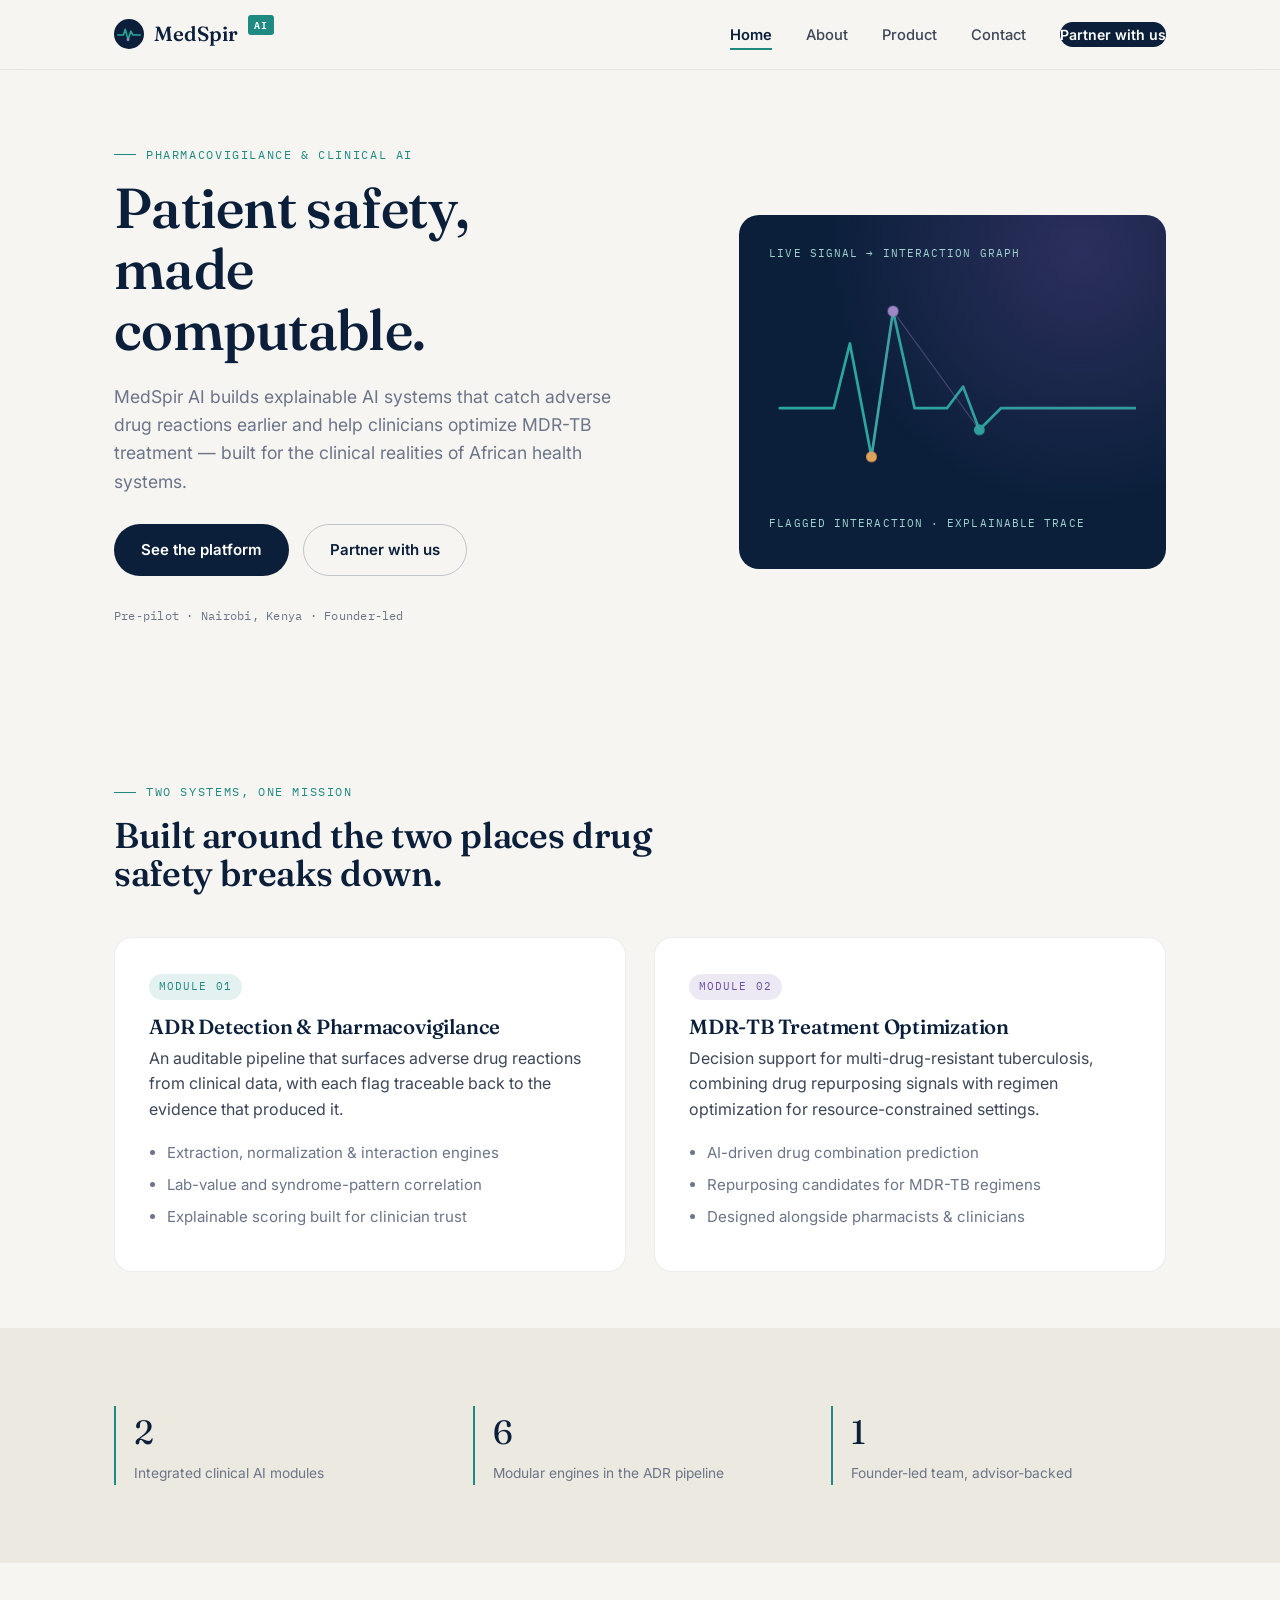
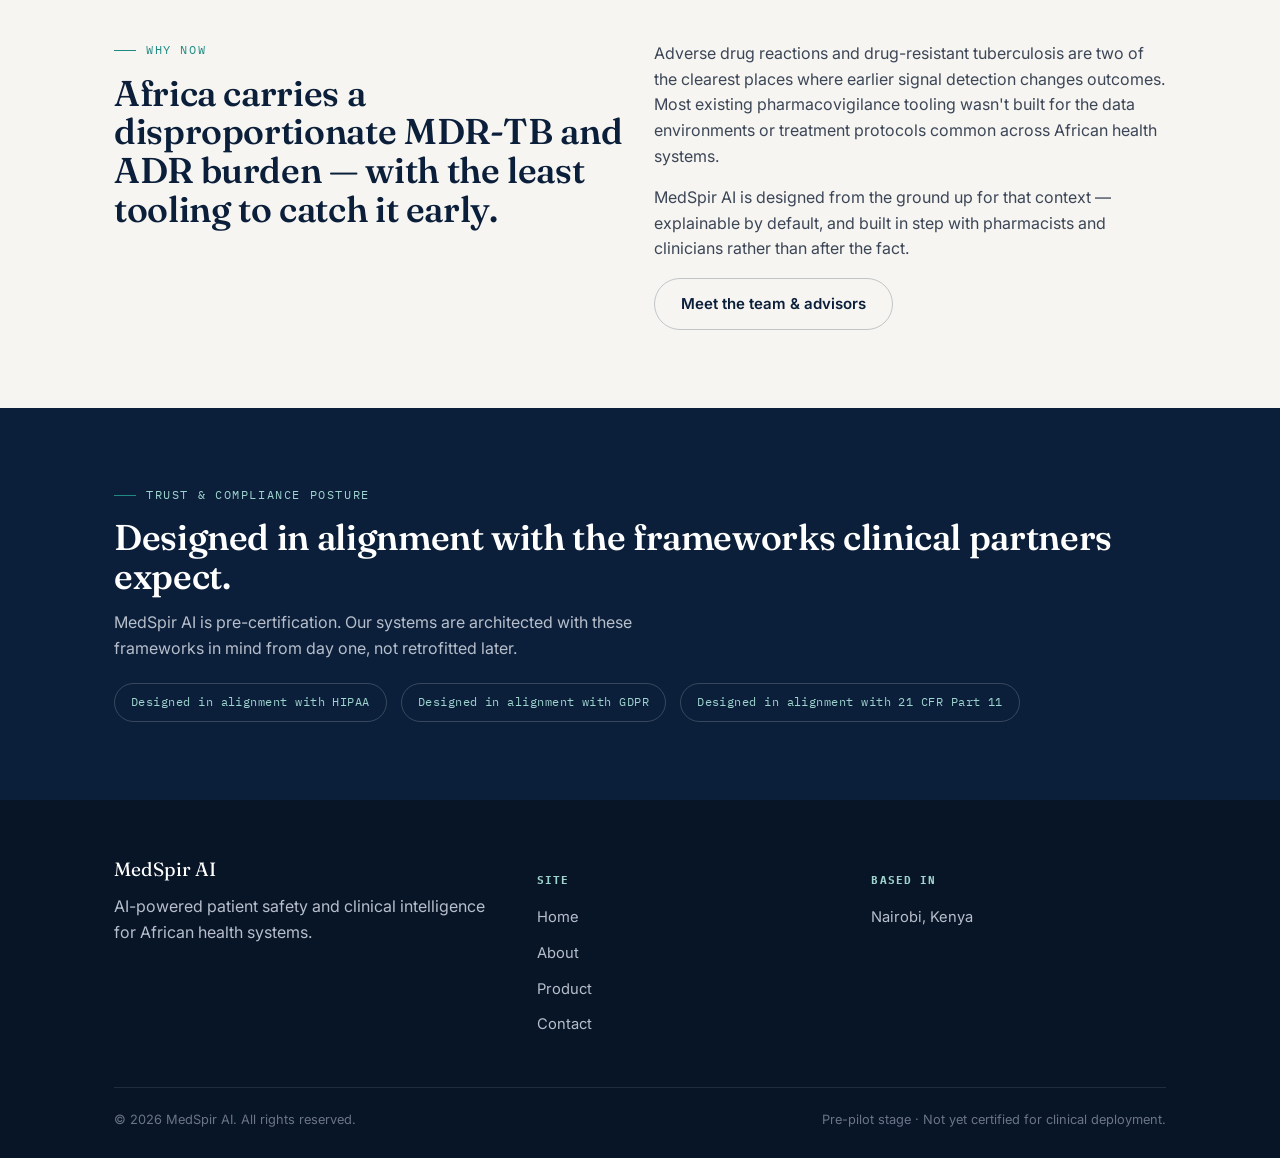
<file: index.html>
<!DOCTYPE html>
<html lang="en">
<head>
<meta charset="UTF-8">
<meta name="viewport" content="width=device-width, initial-scale=1.0">
<title>MedSpir AI | AI-Powered Patient Safety &amp; Clinical Intelligence</title>
<meta name="description" content="MedSpir AI develops AI-powered solutions for pharmacovigilance, adverse drug reaction detection, antimicrobial resistance, and clinical decision support across Africa.">
<meta property="og:title" content="MedSpir AI | AI-Powered Patient Safety &amp; Clinical Intelligence">
<meta property="og:description" content="MedSpir AI develops AI-powered solutions for pharmacovigilance, adverse drug reaction detection, antimicrobial resistance, and clinical decision support across Africa.">
<meta property="og:type" content="website">
<meta name="twitter:card" content="summary_large_image">
<link rel="icon" type="image/svg+xml" href="favicon.svg">
<link rel="icon" type="image/png" sizes="32x32" href="favicon-32.png">
<link rel="apple-touch-icon" href="favicon-180.png">
<link rel="stylesheet" href="styles.css">
</head>
<body>

<header class="site-header">
  <div class="nav-row">
    <a href="index.html" class="brand">
      <svg viewBox="0 0 64 64" aria-hidden="true"><circle cx="32" cy="32" r="32" fill="#0B1F3A"/><path d="M8 34 L20 34 L24 22 L30 44 L36 26 L40 34 L56 34" fill="none" stroke="#2AA89E" stroke-width="3.4" stroke-linecap="round" stroke-linejoin="round"/><circle cx="30" cy="44" r="3" fill="#A38DCB"/></svg>
      MedSpir <span class="ai-tag">AI</span>
    </a>
    <button class="nav-toggle" aria-label="Toggle navigation" aria-expanded="false">
      <span></span><span></span><span></span>
    </button>
    <ul class="nav-links">
      <li><a href="index.html" aria-current="page">Home</a></li>
      <li><a href="about.html">About</a></li>
      <li><a href="product.html">Product</a></li>
      <li><a href="contact.html">Contact</a></li>
      <li><a href="contact.html" class="nav-cta">Partner with us</a></li>
    </ul>
  </div>
</header>

<main>
  <section class="hero">
    <div class="wrap hero-grid">
      <div>
        <p class="eyebrow">Pharmacovigilance &amp; clinical AI</p>
        <h1>Patient safety, made computable.</h1>
        <p class="hero-sub">MedSpir AI builds explainable AI systems that catch adverse drug reactions earlier and help clinicians optimize MDR-TB treatment &mdash; built for the clinical realities of African health systems.</p>
        <div class="hero-actions">
          <a href="product.html" class="btn btn-primary">See the platform</a>
          <a href="contact.html" class="btn btn-ghost">Partner with us</a>
        </div>
        <p class="hero-note">Pre-pilot &middot; Nairobi, Kenya &middot; Founder-led</p>
      </div>
      <div class="signal-panel reveal">
        <p class="signal-caption">Live signal &rarr; interaction graph</p>
        <svg viewBox="0 0 340 220" width="100%">
          <path class="signal-path" d="M10 130 L60 130 L75 70 L95 175 L115 40 L135 130 L165 130 L180 110 L195 150 L215 130 L340 130"
                fill="none" stroke="#2AA89E" stroke-width="2.5" stroke-linecap="round" stroke-linejoin="round"/>
          <circle class="signal-node" cx="95" cy="175" r="5" fill="#E0A458" style="animation-delay:1.6s"/>
          <circle class="signal-node" cx="115" cy="40" r="5" fill="#A38DCB" style="animation-delay:1.9s"/>
          <circle class="signal-node" cx="195" cy="150" r="5" fill="#2AA89E" style="animation-delay:2.2s"/>
          <line class="signal-node" x1="95" y1="175" x2="115" y2="40" stroke="rgba(163,141,203,0.4)" stroke-width="1" style="animation-delay:2s"/>
          <line class="signal-node" x1="115" y1="40" x2="195" y2="150" stroke="rgba(163,141,203,0.4)" stroke-width="1" style="animation-delay:2.3s"/>
        </svg>
        <p class="signal-caption" style="margin-top:10px;">flagged interaction &middot; explainable trace</p>
      </div>
    </div>
  </section>

  <section class="section-tight">
    <div class="wrap">
      <div class="section-head reveal">
        <p class="eyebrow">Two systems, one mission</p>
        <h2>Built around the two places drug safety breaks down.</h2>
      </div>
      <div class="grid-2">
        <div class="module-card reveal">
          <span class="tag tag-teal">Module 01</span>
          <h3>ADR Detection &amp; Pharmacovigilance</h3>
          <p>An auditable pipeline that surfaces adverse drug reactions from clinical data, with each flag traceable back to the evidence that produced it.</p>
          <ul>
            <li>Extraction, normalization &amp; interaction engines</li>
            <li>Lab-value and syndrome-pattern correlation</li>
            <li>Explainable scoring built for clinician trust</li>
          </ul>
        </div>
        <div class="module-card reveal">
          <span class="tag tag-violet">Module 02</span>
          <h3>MDR-TB Treatment Optimization</h3>
          <p>Decision support for multi-drug-resistant tuberculosis, combining drug repurposing signals with regimen optimization for resource-constrained settings.</p>
          <ul>
            <li>AI-driven drug combination prediction</li>
            <li>Repurposing candidates for MDR-TB regimens</li>
            <li>Designed alongside pharmacists &amp; clinicians</li>
          </ul>
        </div>
      </div>
    </div>
  </section>

  <section class="dim">
    <div class="wrap">
      <div class="grid-3">
        <div class="stat-card reveal">
          <span class="num">2</span>
          <span class="lbl">Integrated clinical AI modules</span>
        </div>
        <div class="stat-card reveal">
          <span class="num">6</span>
          <span class="lbl">Modular engines in the ADR pipeline</span>
        </div>
        <div class="stat-card reveal">
          <span class="num">1</span>
          <span class="lbl">Founder-led team, advisor-backed</span>
        </div>
      </div>
    </div>
  </section>

  <section>
    <div class="wrap grid-2">
      <div class="reveal">
        <p class="eyebrow">Why now</p>
        <h2>Africa carries a disproportionate MDR-TB and ADR burden &mdash; with the least tooling to catch it early.</h2>
      </div>
      <div class="reveal">
        <p>Adverse drug reactions and drug-resistant tuberculosis are two of the clearest places where earlier signal detection changes outcomes. Most existing pharmacovigilance tooling wasn't built for the data environments or treatment protocols common across African health systems.</p>
        <p>MedSpir AI is designed from the ground up for that context &mdash; explainable by default, and built in step with pharmacists and clinicians rather than after the fact.</p>
        <a href="about.html" class="btn btn-ghost">Meet the team &amp; advisors</a>
      </div>
    </div>
  </section>

  <section class="dark">
    <div class="wrap">
      <p class="eyebrow">Trust &amp; compliance posture</p>
      <h2>Designed in alignment with the frameworks clinical partners expect.</h2>
      <p style="max-width:56ch;">MedSpir AI is pre-certification. Our systems are architected with these frameworks in mind from day one, not retrofitted later.</p>
      <div class="trust-strip">
        <span class="trust-badge">Designed in alignment with HIPAA</span>
        <span class="trust-badge">Designed in alignment with GDPR</span>
        <span class="trust-badge">Designed in alignment with 21 CFR Part 11</span>
      </div>
    </div>
  </section>
</main>

<footer>
  <div class="wrap">
    <div class="footer-grid">
      <div>
        <p class="footer-brand">MedSpir AI</p>
        <p>AI-powered patient safety and clinical intelligence for African health systems.</p>
      </div>
      <div>
        <h5>Site</h5>
        <ul>
          <li><a href="index.html">Home</a></li>
          <li><a href="about.html">About</a></li>
          <li><a href="product.html">Product</a></li>
          <li><a href="contact.html">Contact</a></li>
        </ul>
      </div>
      <div>
        <h5>Based in</h5>
        <ul><li><a href="#">Nairobi, Kenya</a></li></ul>
      </div>
    </div>
    <div class="footer-bottom">
      <span>&copy; <span data-year>2026</span> MedSpir AI. All rights reserved.</span>
      <span>Pre-pilot stage &middot; Not yet certified for clinical deployment.</span>
    </div>
  </div>
</footer>

<script src="script.js"></script>
</body>
</html>
</file>
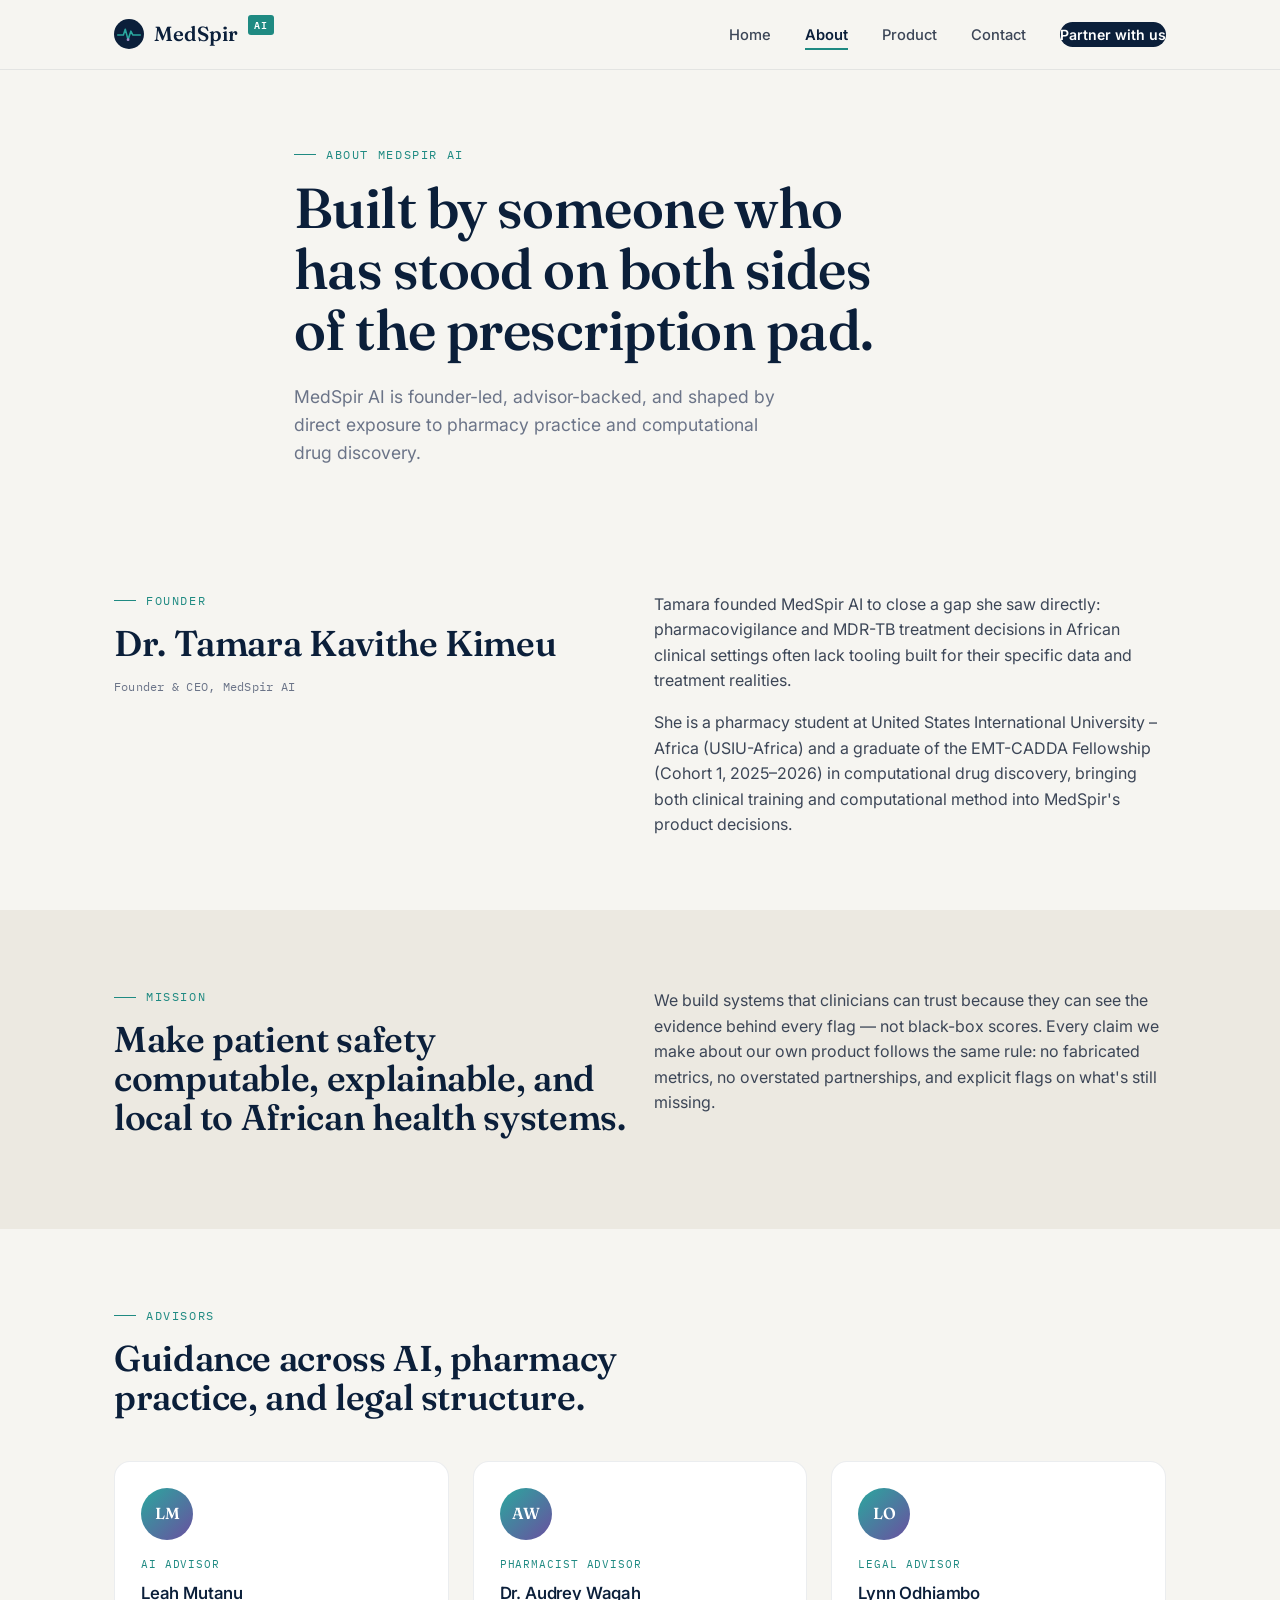
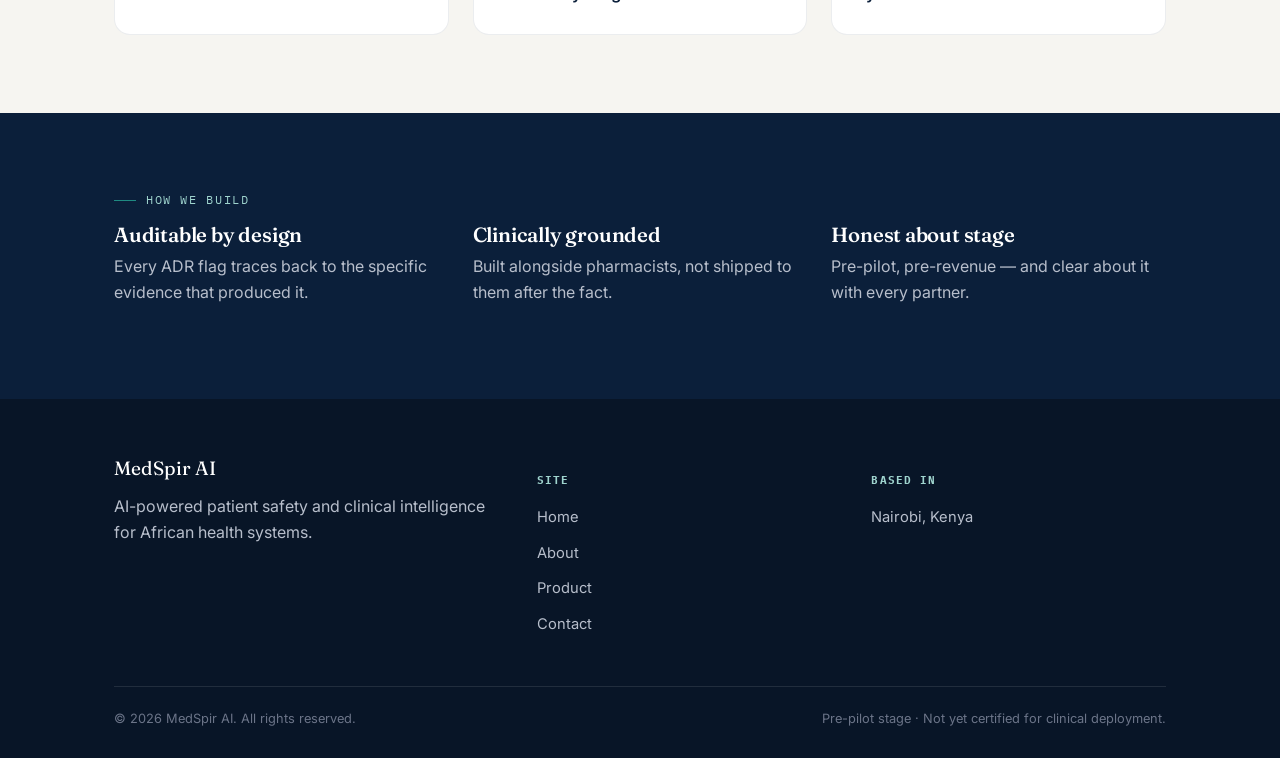
<file: about.html>
<!DOCTYPE html>
<html lang="en">
<head>
<meta charset="UTF-8">
<meta name="viewport" content="width=device-width, initial-scale=1.0">
<title>About | MedSpir AI</title>
<meta name="description" content="MedSpir AI is a founder-led health AI startup based in Nairobi, Kenya, building explainable AI for pharmacovigilance and MDR-TB treatment optimization.">
<link rel="icon" type="image/svg+xml" href="favicon.svg">
<link rel="icon" type="image/png" sizes="32x32" href="favicon-32.png">
<link rel="apple-touch-icon" href="favicon-180.png">
<link rel="stylesheet" href="styles.css">
</head>
<body>

<header class="site-header">
  <div class="nav-row">
    <a href="index.html" class="brand">
      <svg viewBox="0 0 64 64" aria-hidden="true"><circle cx="32" cy="32" r="32" fill="#0B1F3A"/><path d="M8 34 L20 34 L24 22 L30 44 L36 26 L40 34 L56 34" fill="none" stroke="#2AA89E" stroke-width="3.4" stroke-linecap="round" stroke-linejoin="round"/><circle cx="30" cy="44" r="3" fill="#A38DCB"/></svg>
      MedSpir <span class="ai-tag">AI</span>
    </a>
    <button class="nav-toggle" aria-label="Toggle navigation" aria-expanded="false">
      <span></span><span></span><span></span>
    </button>
    <ul class="nav-links">
      <li><a href="index.html">Home</a></li>
      <li><a href="about.html" aria-current="page">About</a></li>
      <li><a href="product.html">Product</a></li>
      <li><a href="contact.html">Contact</a></li>
      <li><a href="contact.html" class="nav-cta">Partner with us</a></li>
    </ul>
  </div>
</header>

<main>
  <section class="hero" style="padding-bottom:40px;">
    <div class="wrap" style="max-width:820px;">
      <p class="eyebrow">About MedSpir AI</p>
      <h1 style="max-width:16ch;">Built by someone who has stood on both sides of the prescription pad.</h1>
      <p class="hero-sub">MedSpir AI is founder-led, advisor-backed, and shaped by direct exposure to pharmacy practice and computational drug discovery.</p>
    </div>
  </section>

  <section class="section-tight">
    <div class="wrap grid-2">
      <div class="reveal">
        <p class="eyebrow">Founder</p>
        <h2>Dr. Tamara Kavithe Kimeu</h2>
        <p class="hero-note" style="margin-bottom:14px;">Founder &amp; CEO, MedSpir AI</p>
      </div>
      <div class="reveal">
        <p>Tamara founded MedSpir AI to close a gap she saw directly: pharmacovigilance and MDR-TB treatment decisions in African clinical settings often lack tooling built for their specific data and treatment realities.</p>
        <p>She is a pharmacy student at United States International University &ndash; Africa (USIU-Africa) and a graduate of the EMT-CADDA Fellowship (Cohort 1, 2025&ndash;2026) in computational drug discovery, bringing both clinical training and computational method into MedSpir's product decisions.</p>
      </div>
    </div>
  </section>

  <section class="dim">
    <div class="wrap grid-2">
      <div class="reveal">
        <p class="eyebrow">Mission</p>
        <h2>Make patient safety computable, explainable, and local to African health systems.</h2>
      </div>
      <div class="reveal">
        <p>We build systems that clinicians can trust because they can see the evidence behind every flag &mdash; not black-box scores. Every claim we make about our own product follows the same rule: no fabricated metrics, no overstated partnerships, and explicit flags on what's still missing.</p>
      </div>
    </div>
  </section>

  <section>
    <div class="wrap">
      <div class="section-head reveal">
        <p class="eyebrow">Advisors</p>
        <h2>Guidance across AI, pharmacy practice, and legal structure.</h2>
      </div>
      <div class="people-grid">
        <div class="person-card reveal">
          <div class="person-avatar">LM</div>
          <p class="person-role">AI Advisor</p>
          <h3 style="font-family:var(--body); font-size:1.05rem;">Leah Mutanu</h3>
        </div>
        <div class="person-card reveal">
          <div class="person-avatar">AW</div>
          <p class="person-role">Pharmacist Advisor</p>
          <h3 style="font-family:var(--body); font-size:1.05rem;">Dr. Audrey Wagah</h3>
        </div>
        <div class="person-card reveal">
          <div class="person-avatar">LO</div>
          <p class="person-role">Legal Advisor</p>
          <h3 style="font-family:var(--body); font-size:1.05rem;">Lynn Odhiambo</h3>
        </div>
      </div>
    </div>
  </section>

  <section class="dark">
    <div class="wrap" style="text-align:left;">
      <p class="eyebrow">How we build</p>
      <div class="grid-3">
        <div class="reveal">
          <h3>Auditable by design</h3>
          <p>Every ADR flag traces back to the specific evidence that produced it.</p>
        </div>
        <div class="reveal">
          <h3>Clinically grounded</h3>
          <p>Built alongside pharmacists, not shipped to them after the fact.</p>
        </div>
        <div class="reveal">
          <h3>Honest about stage</h3>
          <p>Pre-pilot, pre-revenue &mdash; and clear about it with every partner.</p>
        </div>
      </div>
    </div>
  </section>
</main>

<footer>
  <div class="wrap">
    <div class="footer-grid">
      <div>
        <p class="footer-brand">MedSpir AI</p>
        <p>AI-powered patient safety and clinical intelligence for African health systems.</p>
      </div>
      <div>
        <h5>Site</h5>
        <ul>
          <li><a href="index.html">Home</a></li>
          <li><a href="about.html">About</a></li>
          <li><a href="product.html">Product</a></li>
          <li><a href="contact.html">Contact</a></li>
        </ul>
      </div>
      <div>
        <h5>Based in</h5>
        <ul><li><a href="#">Nairobi, Kenya</a></li></ul>
      </div>
    </div>
    <div class="footer-bottom">
      <span>&copy; <span data-year>2026</span> MedSpir AI. All rights reserved.</span>
      <span>Pre-pilot stage &middot; Not yet certified for clinical deployment.</span>
    </div>
  </div>
</footer>

<script src="script.js"></script>
</body>
</html>
</file>
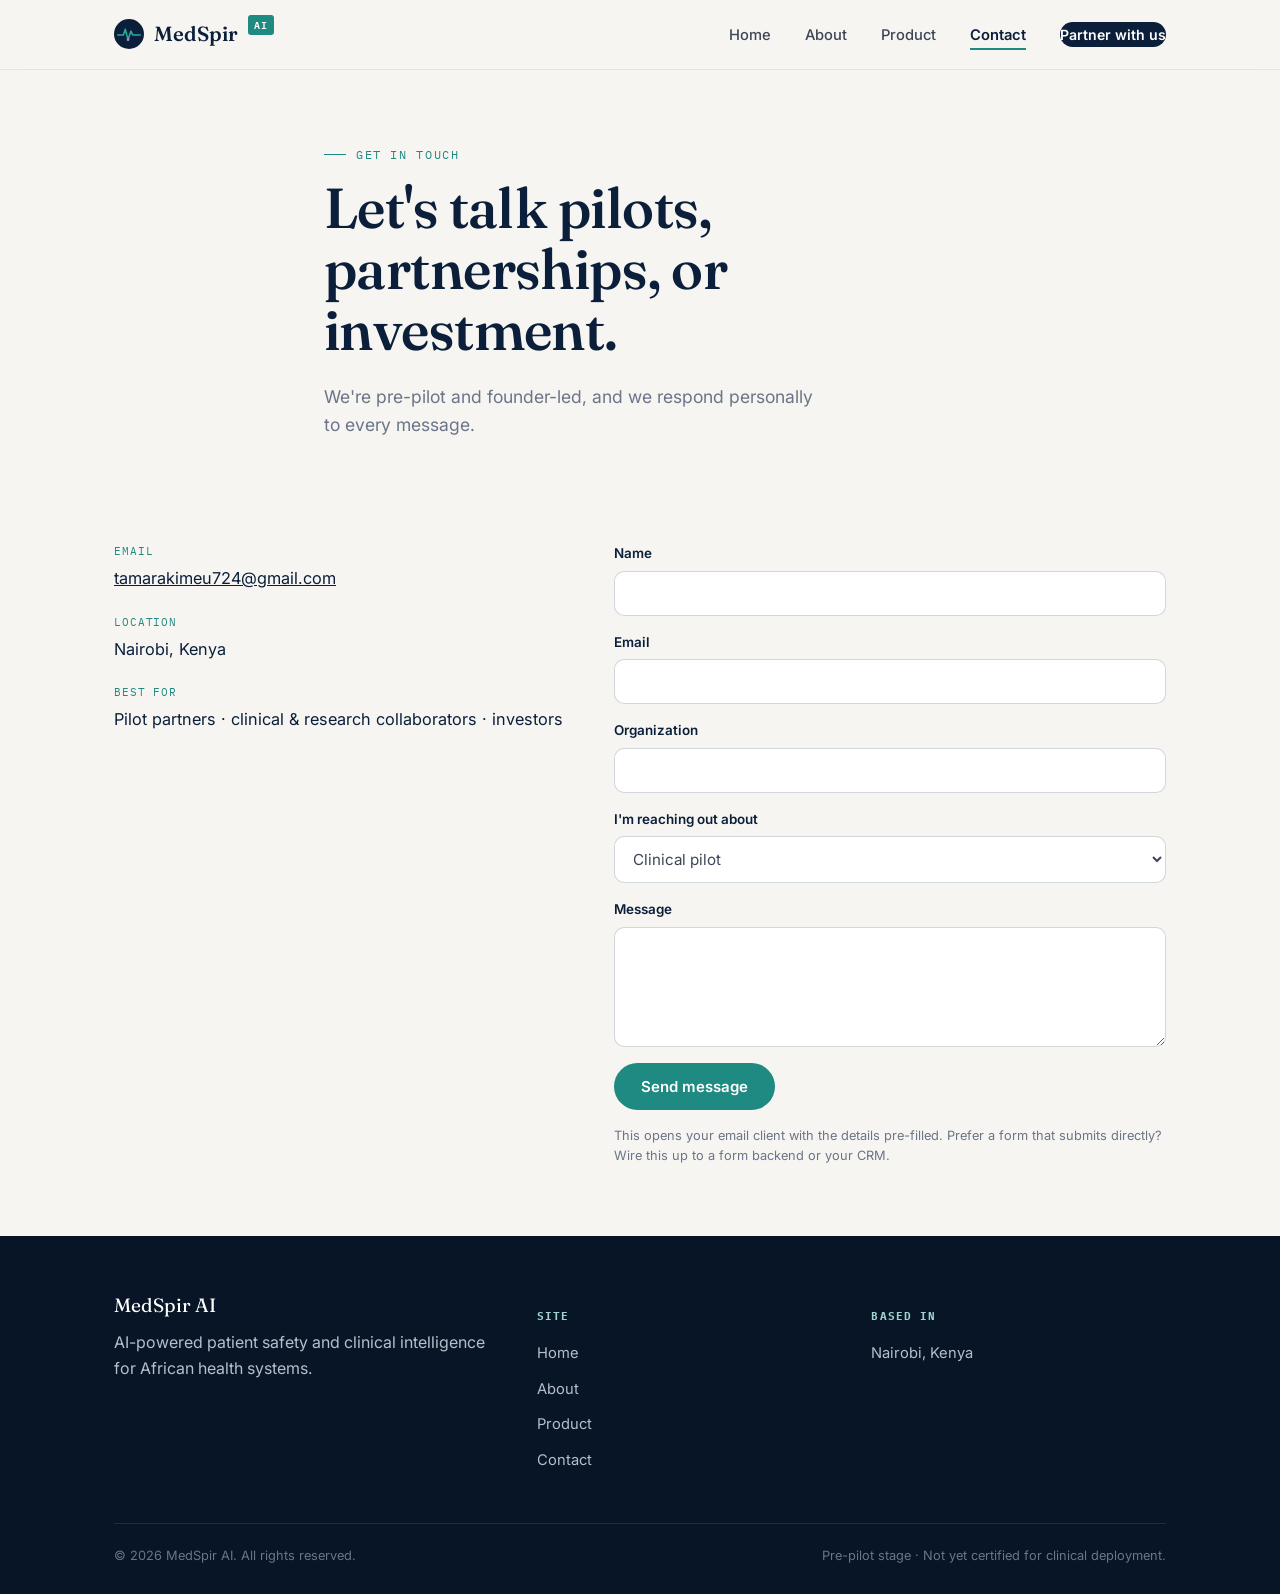
<file: contact.html>
<!DOCTYPE html>
<html lang="en">
<head>
<meta charset="UTF-8">
<meta name="viewport" content="width=device-width, initial-scale=1.0">
<title>Contact | MedSpir AI</title>
<meta name="description" content="Get in touch with MedSpir AI to discuss pilots, partnerships, or investment in our pharmacovigilance and MDR-TB treatment optimization platform.">
<link rel="icon" type="image/svg+xml" href="favicon.svg">
<link rel="icon" type="image/png" sizes="32x32" href="favicon-32.png">
<link rel="apple-touch-icon" href="favicon-180.png">
<link rel="stylesheet" href="styles.css">
</head>
<body>

<header class="site-header">
  <div class="nav-row">
    <a href="index.html" class="brand">
      <svg viewBox="0 0 64 64" aria-hidden="true"><circle cx="32" cy="32" r="32" fill="#0B1F3A"/><path d="M8 34 L20 34 L24 22 L30 44 L36 26 L40 34 L56 34" fill="none" stroke="#2AA89E" stroke-width="3.4" stroke-linecap="round" stroke-linejoin="round"/><circle cx="30" cy="44" r="3" fill="#A38DCB"/></svg>
      MedSpir <span class="ai-tag">AI</span>
    </a>
    <button class="nav-toggle" aria-label="Toggle navigation" aria-expanded="false">
      <span></span><span></span><span></span>
    </button>
    <ul class="nav-links">
      <li><a href="index.html">Home</a></li>
      <li><a href="about.html">About</a></li>
      <li><a href="product.html">Product</a></li>
      <li><a href="contact.html" aria-current="page">Contact</a></li>
      <li><a href="contact.html" class="nav-cta">Partner with us</a></li>
    </ul>
  </div>
</header>

<main>
  <section class="hero" style="padding-bottom:20px;">
    <div class="wrap" style="max-width:760px;">
      <p class="eyebrow">Get in touch</p>
      <h1 style="max-width:16ch;">Let's talk pilots, partnerships, or investment.</h1>
      <p class="hero-sub">We're pre-pilot and founder-led, and we respond personally to every message.</p>
    </div>
  </section>

  <section class="section-tight">
    <div class="wrap contact-grid">
      <div class="reveal">
        <div class="contact-detail">
          <span class="lbl">Email</span>
          <a href="mailto:tamarakimeu724@gmail.com">tamarakimeu724@gmail.com</a>
        </div>
        <div class="contact-detail">
          <span class="lbl">Location</span>
          <span>Nairobi, Kenya</span>
        </div>
        <div class="contact-detail">
          <span class="lbl">Best for</span>
          <span>Pilot partners &middot; clinical &amp; research collaborators &middot; investors</span>
        </div>
      </div>

      <form class="contact-form reveal" action="mailto:tamarakimeu724@gmail.com" method="post" enctype="text/plain">
        <div class="field">
          <label for="name">Name</label>
          <input id="name" name="name" type="text" required>
        </div>
        <div class="field">
          <label for="email">Email</label>
          <input id="email" name="email" type="email" required>
        </div>
        <div class="field">
          <label for="org">Organization</label>
          <input id="org" name="org" type="text">
        </div>
        <div class="field">
          <label for="reason">I'm reaching out about</label>
          <select id="reason" name="reason">
            <option>Clinical pilot</option>
            <option>Research collaboration</option>
            <option>Investment</option>
            <option>Media / press</option>
            <option>Other</option>
          </select>
        </div>
        <div class="field">
          <label for="message">Message</label>
          <textarea id="message" name="message" required></textarea>
        </div>
        <button type="submit" class="btn btn-teal" style="justify-self:start;">Send message</button>
        <p class="form-note">This opens your email client with the details pre-filled. Prefer a form that submits directly? Wire this up to a form backend or your CRM.</p>
      </form>
    </div>
  </section>
</main>

<footer>
  <div class="wrap">
    <div class="footer-grid">
      <div>
        <p class="footer-brand">MedSpir AI</p>
        <p>AI-powered patient safety and clinical intelligence for African health systems.</p>
      </div>
      <div>
        <h5>Site</h5>
        <ul>
          <li><a href="index.html">Home</a></li>
          <li><a href="about.html">About</a></li>
          <li><a href="product.html">Product</a></li>
          <li><a href="contact.html">Contact</a></li>
        </ul>
      </div>
      <div>
        <h5>Based in</h5>
        <ul><li><a href="#">Nairobi, Kenya</a></li></ul>
      </div>
    </div>
    <div class="footer-bottom">
      <span>&copy; <span data-year>2026</span> MedSpir AI. All rights reserved.</span>
      <span>Pre-pilot stage &middot; Not yet certified for clinical deployment.</span>
    </div>
  </div>
</footer>

<script src="script.js"></script>
</body>
</html>
</file>
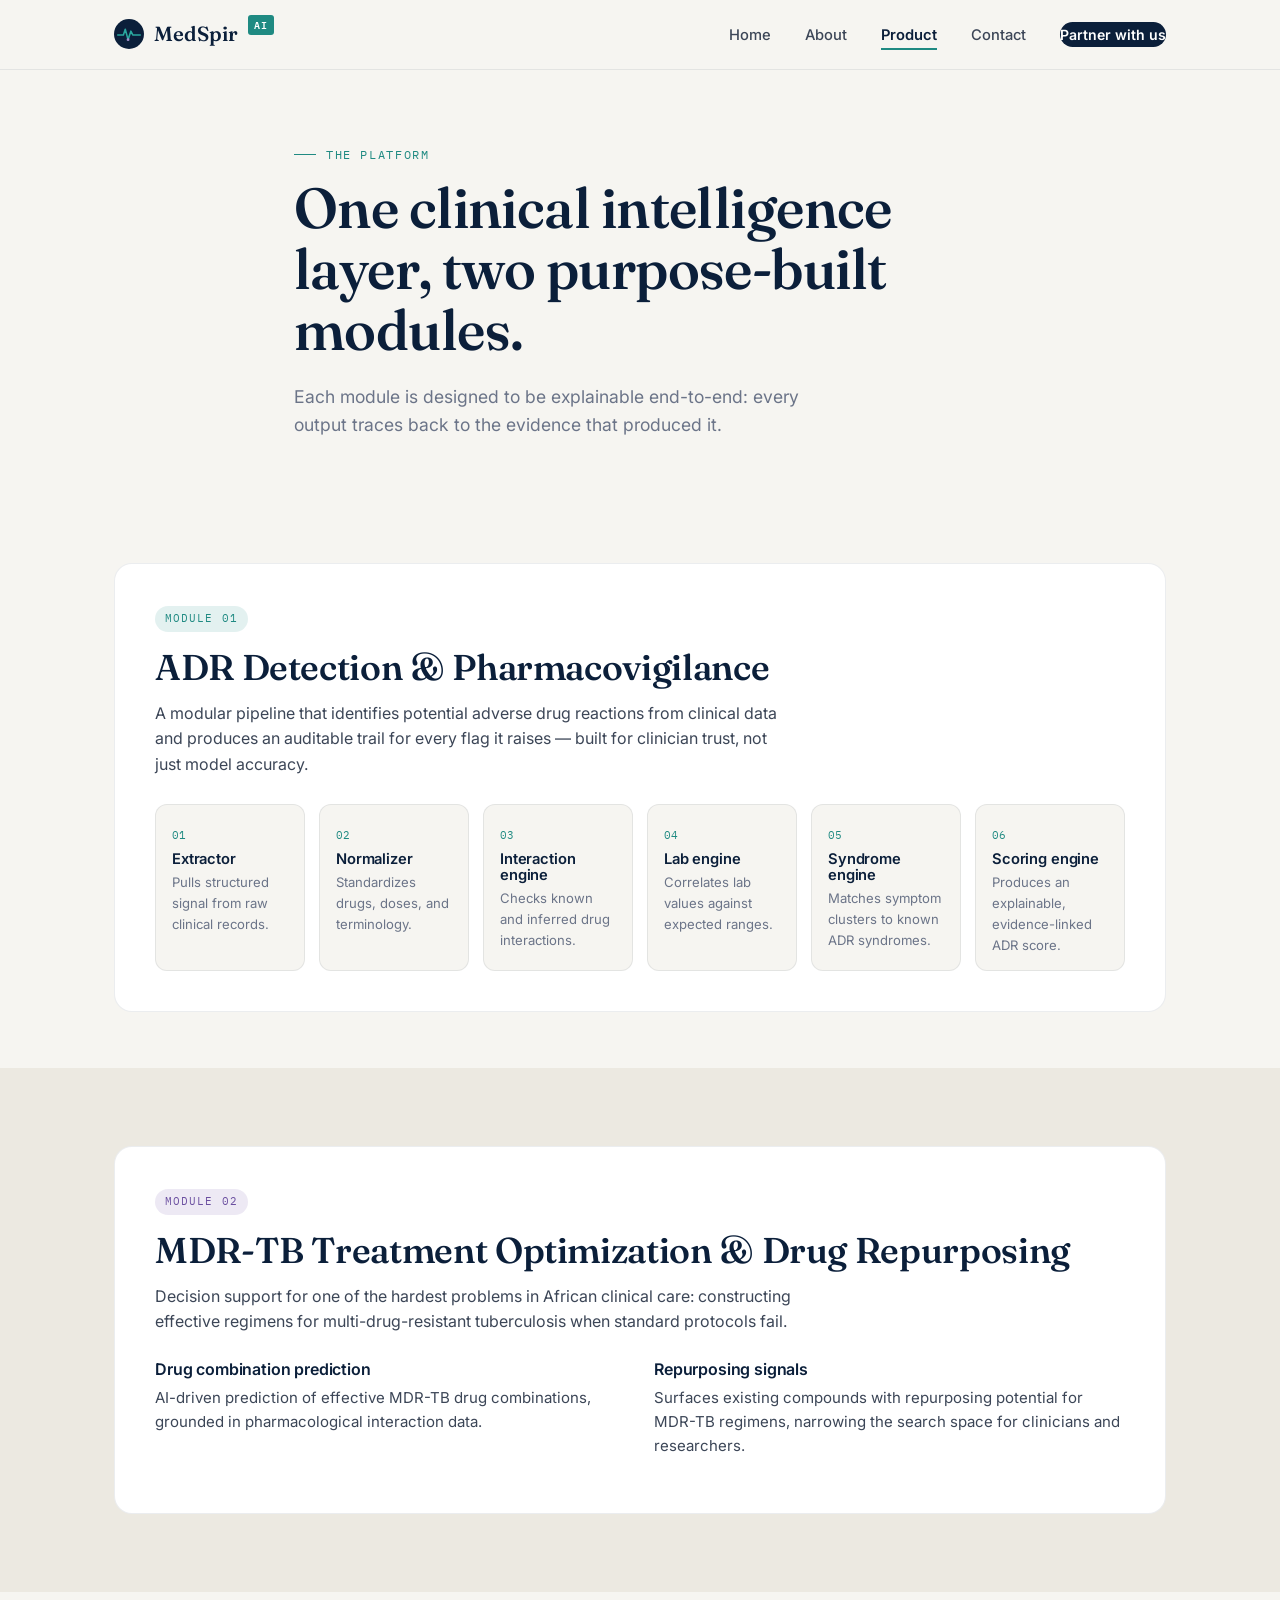
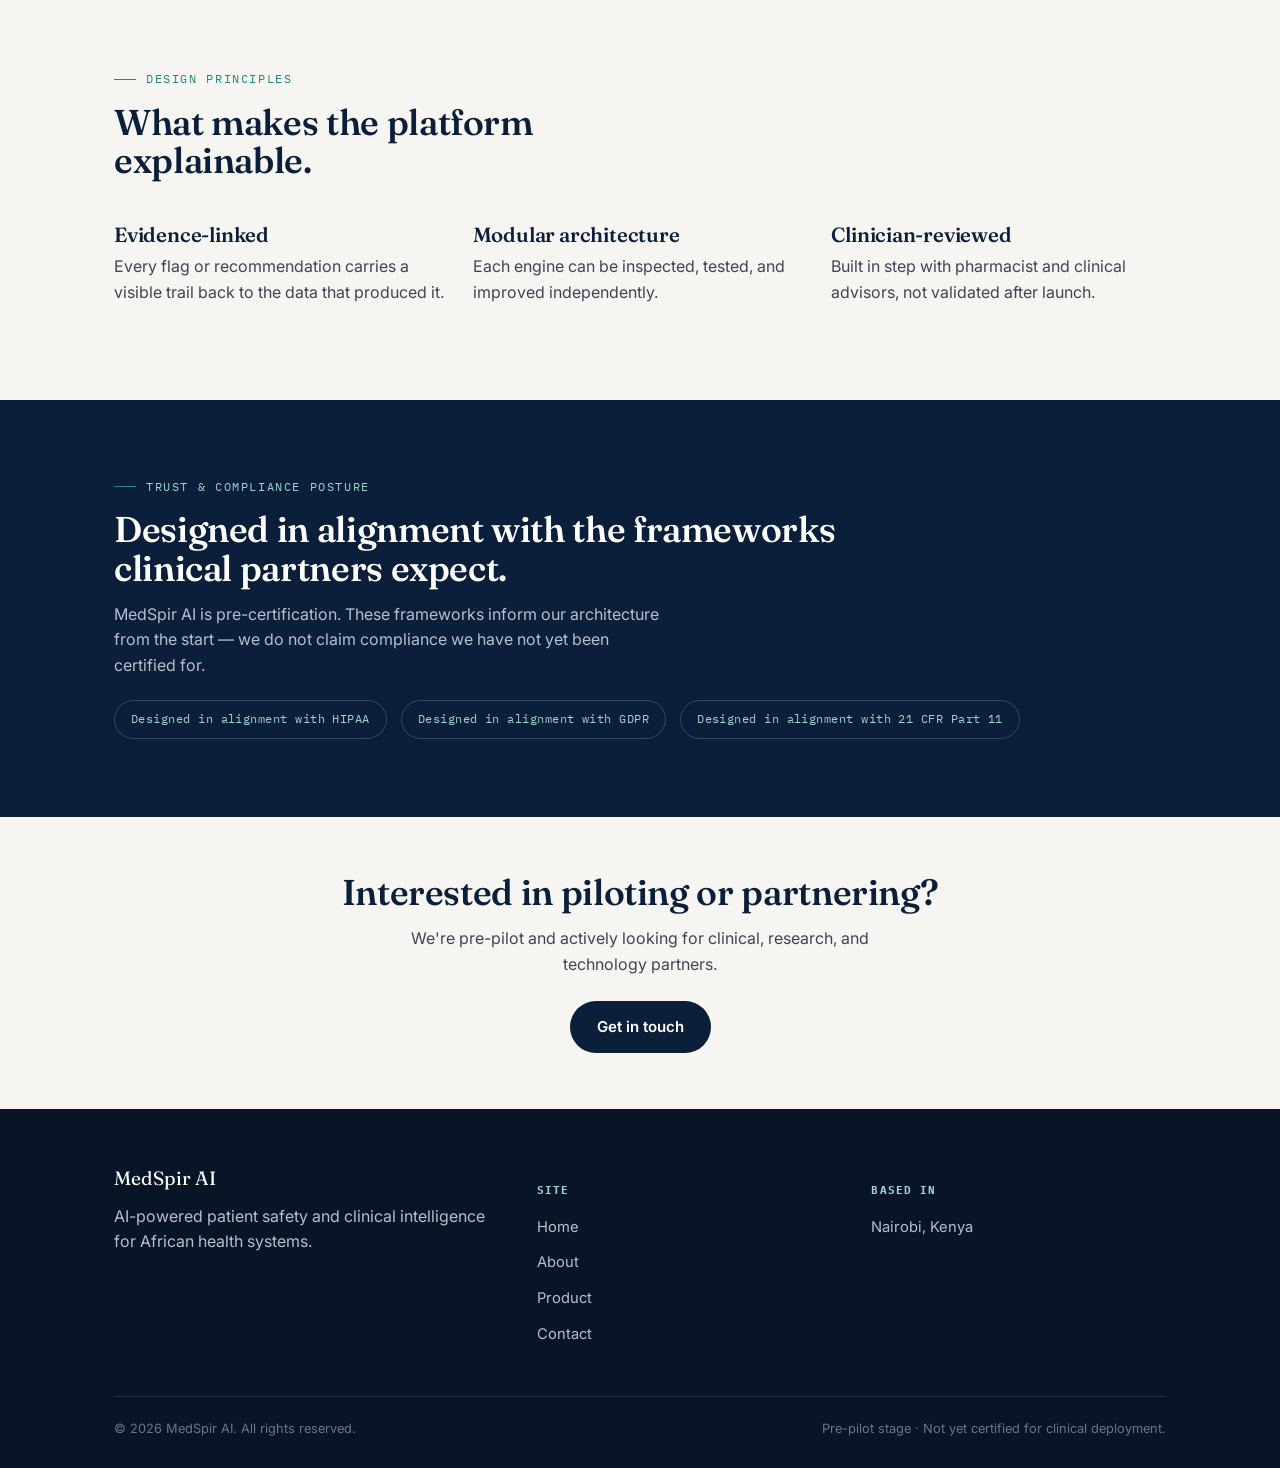
<file: product.html>
<!DOCTYPE html>
<html lang="en">
<head>
<meta charset="UTF-8">
<meta name="viewport" content="width=device-width, initial-scale=1.0">
<title>Product | MedSpir AI</title>
<meta name="description" content="Explore MedSpir AI's two modules: an explainable ADR detection and pharmacovigilance pipeline, and an MDR-TB treatment optimization and drug repurposing system.">
<link rel="icon" type="image/svg+xml" href="favicon.svg">
<link rel="icon" type="image/png" sizes="32x32" href="favicon-32.png">
<link rel="apple-touch-icon" href="favicon-180.png">
<link rel="stylesheet" href="styles.css">
</head>
<body>

<header class="site-header">
  <div class="nav-row">
    <a href="index.html" class="brand">
      <svg viewBox="0 0 64 64" aria-hidden="true"><circle cx="32" cy="32" r="32" fill="#0B1F3A"/><path d="M8 34 L20 34 L24 22 L30 44 L36 26 L40 34 L56 34" fill="none" stroke="#2AA89E" stroke-width="3.4" stroke-linecap="round" stroke-linejoin="round"/><circle cx="30" cy="44" r="3" fill="#A38DCB"/></svg>
      MedSpir <span class="ai-tag">AI</span>
    </a>
    <button class="nav-toggle" aria-label="Toggle navigation" aria-expanded="false">
      <span></span><span></span><span></span>
    </button>
    <ul class="nav-links">
      <li><a href="index.html">Home</a></li>
      <li><a href="about.html">About</a></li>
      <li><a href="product.html" aria-current="page">Product</a></li>
      <li><a href="contact.html">Contact</a></li>
      <li><a href="contact.html" class="nav-cta">Partner with us</a></li>
    </ul>
  </div>
</header>

<main>
  <section class="hero" style="padding-bottom:40px;">
    <div class="wrap" style="max-width:820px;">
      <p class="eyebrow">The platform</p>
      <h1 style="max-width:18ch;">One clinical intelligence layer, two purpose-built modules.</h1>
      <p class="hero-sub">Each module is designed to be explainable end-to-end: every output traces back to the evidence that produced it.</p>
    </div>
  </section>

  <section class="section-tight">
    <div class="wrap">
      <div class="module-card reveal" style="padding:40px;">
        <span class="tag tag-teal">Module 01</span>
        <h2>ADR Detection &amp; Pharmacovigilance</h2>
        <p style="max-width:64ch;">A modular pipeline that identifies potential adverse drug reactions from clinical data and produces an auditable trail for every flag it raises &mdash; built for clinician trust, not just model accuracy.</p>
        <div class="pipeline">
          <div class="pipeline-step">
            <span class="n">01</span>
            <h4>Extractor</h4>
            <p>Pulls structured signal from raw clinical records.</p>
          </div>
          <div class="pipeline-step">
            <span class="n">02</span>
            <h4>Normalizer</h4>
            <p>Standardizes drugs, doses, and terminology.</p>
          </div>
          <div class="pipeline-step">
            <span class="n">03</span>
            <h4>Interaction engine</h4>
            <p>Checks known and inferred drug interactions.</p>
          </div>
          <div class="pipeline-step">
            <span class="n">04</span>
            <h4>Lab engine</h4>
            <p>Correlates lab values against expected ranges.</p>
          </div>
          <div class="pipeline-step">
            <span class="n">05</span>
            <h4>Syndrome engine</h4>
            <p>Matches symptom clusters to known ADR syndromes.</p>
          </div>
          <div class="pipeline-step">
            <span class="n">06</span>
            <h4>Scoring engine</h4>
            <p>Produces an explainable, evidence-linked ADR score.</p>
          </div>
        </div>
      </div>
    </div>
  </section>

  <section class="dim">
    <div class="wrap">
      <div class="module-card reveal" style="padding:40px; background:var(--white);">
        <span class="tag tag-violet">Module 02</span>
        <h2>MDR-TB Treatment Optimization &amp; Drug Repurposing</h2>
        <p style="max-width:64ch;">Decision support for one of the hardest problems in African clinical care: constructing effective regimens for multi-drug-resistant tuberculosis when standard protocols fail.</p>
        <div class="grid-2" style="margin-top:26px;">
          <div>
            <h4 style="font-family:var(--body); font-weight:600; margin-bottom:8px;">Drug combination prediction</h4>
            <p style="font-size:0.94rem;">AI-driven prediction of effective MDR-TB drug combinations, grounded in pharmacological interaction data.</p>
          </div>
          <div>
            <h4 style="font-family:var(--body); font-weight:600; margin-bottom:8px;">Repurposing signals</h4>
            <p style="font-size:0.94rem;">Surfaces existing compounds with repurposing potential for MDR-TB regimens, narrowing the search space for clinicians and researchers.</p>
          </div>
        </div>
      </div>
    </div>
  </section>

  <section>
    <div class="wrap">
      <div class="section-head reveal">
        <p class="eyebrow">Design principles</p>
        <h2>What makes the platform explainable.</h2>
      </div>
      <div class="grid-3">
        <div class="reveal">
          <h3>Evidence-linked</h3>
          <p>Every flag or recommendation carries a visible trail back to the data that produced it.</p>
        </div>
        <div class="reveal">
          <h3>Modular architecture</h3>
          <p>Each engine can be inspected, tested, and improved independently.</p>
        </div>
        <div class="reveal">
          <h3>Clinician-reviewed</h3>
          <p>Built in step with pharmacist and clinical advisors, not validated after launch.</p>
        </div>
      </div>
    </div>
  </section>

  <section class="dark">
    <div class="wrap">
      <p class="eyebrow">Trust &amp; compliance posture</p>
      <h2 style="max-width:34ch;">Designed in alignment with the frameworks clinical partners expect.</h2>
      <p style="max-width:56ch;">MedSpir AI is pre-certification. These frameworks inform our architecture from the start &mdash; we do not claim compliance we have not yet been certified for.</p>
      <div class="trust-strip">
        <span class="trust-badge">Designed in alignment with HIPAA</span>
        <span class="trust-badge">Designed in alignment with GDPR</span>
        <span class="trust-badge">Designed in alignment with 21 CFR Part 11</span>
      </div>
    </div>
  </section>

  <section class="section-tight" style="text-align:center;">
    <div class="wrap">
      <h2>Interested in piloting or partnering?</h2>
      <p style="max-width:52ch; margin:0 auto 24px;">We're pre-pilot and actively looking for clinical, research, and technology partners.</p>
      <a href="contact.html" class="btn btn-primary">Get in touch</a>
    </div>
  </section>
</main>

<footer>
  <div class="wrap">
    <div class="footer-grid">
      <div>
        <p class="footer-brand">MedSpir AI</p>
        <p>AI-powered patient safety and clinical intelligence for African health systems.</p>
      </div>
      <div>
        <h5>Site</h5>
        <ul>
          <li><a href="index.html">Home</a></li>
          <li><a href="about.html">About</a></li>
          <li><a href="product.html">Product</a></li>
          <li><a href="contact.html">Contact</a></li>
        </ul>
      </div>
      <div>
        <h5>Based in</h5>
        <ul><li><a href="#">Nairobi, Kenya</a></li></ul>
      </div>
    </div>
    <div class="footer-bottom">
      <span>&copy; <span data-year>2026</span> MedSpir AI. All rights reserved.</span>
      <span>Pre-pilot stage &middot; Not yet certified for clinical deployment.</span>
    </div>
  </div>
</footer>

<script src="script.js"></script>
</body>
</html>
</file>
<file: styles.css>
/* ==========================================================================
   MedSpir AI — Design tokens
   Palette: clinical navy ground, teal "signal" accent, violet "intelligence"
   accent, amber used only for alert/flag moments (pharmacovigilance signal).
   Type: Fraunces (display, editorial authority) + Inter (body/UI) +
   IBM Plex Mono (data, labels, monitoring feel).
   ========================================================================== */

@import url('https://fonts.googleapis.com/css2?family=Fraunces:opsz,wght@9..144,300;9..144,450;9..144,560;9..144,680&family=Inter:wght@400;500;600;700&family=IBM+Plex+Mono:wght@400;500&display=swap');

:root {
  --navy-950: #081527;
  --navy-900: #0B1F3A;
  --navy-800: #142A4C;
  --navy-700: #1C3A64;
  --paper: #F6F5F1;
  --paper-dim: #ECE9E1;
  --teal-600: #1F8A82;
  --teal-500: #2AA89E;
  --teal-300: #9FD4CE;
  --violet-600: #6B4FA0;
  --violet-400: #A38DCB;
  --amber-500: #E0A458;
  --slate-700: #3C4657;
  --slate-500: #6B7488;
  --slate-300: #B7BECB;
  --white: #FFFFFF;

  --display: 'Fraunces', 'Iowan Old Style', serif;
  --body: 'Inter', -apple-system, BlinkMacSystemFont, 'Segoe UI', sans-serif;
  --mono: 'IBM Plex Mono', ui-monospace, monospace;

  --max: 1180px;
  --edge: clamp(20px, 5vw, 64px);
}

* { box-sizing: border-box; }
html { scroll-behavior: smooth; }

body {
  margin: 0;
  background: var(--paper);
  color: var(--slate-700);
  font-family: var(--body);
  font-size: 16px;
  line-height: 1.6;
  -webkit-font-smoothing: antialiased;
}

img, svg { max-width: 100%; display: block; }
a { color: inherit; }

h1, h2, h3, h4 {
  font-family: var(--display);
  color: var(--navy-900);
  margin: 0 0 0.4em;
  line-height: 1.08;
  font-weight: 560;
  letter-spacing: -0.01em;
}

h1 { font-size: clamp(2.4rem, 4.4vw, 4.1rem); font-weight: 560; }
h2 { font-size: clamp(1.7rem, 2.8vw, 2.5rem); }
h3 { font-size: clamp(1.2rem, 1.6vw, 1.5rem); }

p { margin: 0 0 1em; }

.eyebrow {
  font-family: var(--mono);
  font-size: 0.72rem;
  letter-spacing: 0.14em;
  text-transform: uppercase;
  color: var(--teal-600);
  display: flex;
  align-items: center;
  gap: 10px;
  margin-bottom: 14px;
}
.eyebrow::before {
  content: '';
  width: 22px;
  height: 1px;
  background: var(--teal-600);
}

.wrap {
  max-width: var(--max);
  margin: 0 auto;
  padding: 0 var(--edge);
}

/* ---------- Header / nav ---------- */
.site-header {
  position: sticky;
  top: 0;
  z-index: 40;
  background: rgba(246, 245, 241, 0.86);
  backdrop-filter: blur(10px);
  border-bottom: 1px solid rgba(11, 31, 58, 0.08);
}
.nav-row {
  display: flex;
  align-items: center;
  justify-content: space-between;
  padding: 18px var(--edge);
  max-width: var(--max);
  margin: 0 auto;
}
.brand {
  display: flex;
  align-items: center;
  gap: 10px;
  font-family: var(--display);
  font-weight: 560;
  font-size: 1.28rem;
  color: var(--navy-900);
  text-decoration: none;
}
.brand svg { width: 30px; height: 30px; }
.brand .ai-tag {
  font-family: var(--mono);
  font-size: 0.62rem;
  letter-spacing: 0.1em;
  color: var(--white);
  background: var(--teal-600);
  padding: 2px 6px;
  border-radius: 3px;
  transform: translateY(-9px);
}

.nav-links {
  display: flex;
  align-items: center;
  gap: 34px;
  list-style: none;
  margin: 0;
  padding: 0;
}
.nav-links a {
  text-decoration: none;
  font-size: 0.92rem;
  font-weight: 500;
  color: var(--slate-700);
  position: relative;
  padding: 4px 0;
}
.nav-links a::after {
  content: '';
  position: absolute;
  left: 0; right: 100%;
  bottom: -2px;
  height: 2px;
  background: var(--teal-600);
  transition: right 0.25s ease;
}
.nav-links a:hover::after, .nav-links a[aria-current="page"]::after { right: 0; }
.nav-links a[aria-current="page"] { color: var(--navy-900); font-weight: 600; }

.nav-cta {
  background: var(--navy-900);
  color: var(--white) !important;
  padding: 9px 20px;
  border-radius: 100px;
  font-size: 0.88rem !important;
  font-weight: 600 !important;
}
.nav-cta::after { display: none; }

.nav-toggle {
  display: none;
  background: none;
  border: none;
  cursor: pointer;
  padding: 6px;
}
.nav-toggle span {
  display: block;
  width: 22px;
  height: 2px;
  background: var(--navy-900);
  margin: 5px 0;
}

/* ---------- Buttons ---------- */
.btn {
  display: inline-flex;
  align-items: center;
  gap: 8px;
  padding: 13px 26px;
  border-radius: 100px;
  font-weight: 600;
  font-size: 0.94rem;
  text-decoration: none;
  border: 1px solid transparent;
  cursor: pointer;
  font-family: var(--body);
  transition: transform 0.18s ease, box-shadow 0.18s ease;
}
.btn:hover { transform: translateY(-1px); }
.btn-primary { background: var(--navy-900); color: var(--white); }
.btn-primary:hover { box-shadow: 0 10px 26px rgba(11,31,58,0.28); }
.btn-ghost { border-color: rgba(11,31,58,0.22); color: var(--navy-900); }
.btn-ghost:hover { border-color: var(--navy-900); }
.btn-teal { background: var(--teal-600); color: var(--white); }
.btn-teal:hover { box-shadow: 0 10px 26px rgba(31,138,130,0.3); }

/* ---------- Hero ---------- */
.hero {
  padding: 76px 0 90px;
}
.hero-grid {
  display: grid;
  grid-template-columns: 1.15fr 0.85fr;
  gap: 48px;
  align-items: center;
}
.hero h1 { max-width: 12ch; }
.hero-sub {
  font-size: 1.1rem;
  color: var(--slate-500);
  max-width: 46ch;
  margin-bottom: 28px;
}
.hero-actions { display: flex; gap: 14px; flex-wrap: wrap; margin-bottom: 30px; }
.hero-note {
  font-family: var(--mono);
  font-size: 0.76rem;
  color: var(--slate-500);
  letter-spacing: 0.02em;
}
.signal-panel {
  background: var(--navy-900);
  border-radius: 20px;
  padding: 30px;
  position: relative;
  overflow: hidden;
}
.signal-panel::before {
  content: '';
  position: absolute; inset: 0;
  background: radial-gradient(circle at 80% 10%, rgba(107,79,160,0.35), transparent 55%);
}
.signal-caption {
  font-family: var(--mono);
  font-size: 0.68rem;
  color: var(--teal-300);
  letter-spacing: 0.1em;
  text-transform: uppercase;
  position: relative;
  margin-bottom: 6px;
}

.signal-path {
  stroke-dasharray: 900;
  stroke-dashoffset: 900;
  animation: draw 2.6s ease forwards 0.3s;
}
.signal-node { opacity: 0; animation: fadein 0.6s ease forwards; }
@keyframes draw { to { stroke-dashoffset: 0; } }
@keyframes fadein { to { opacity: 1; } }
@media (prefers-reduced-motion: reduce) {
  .signal-path { animation: none; stroke-dashoffset: 0; }
  .signal-node { animation: none; opacity: 1; }
}

/* ---------- Section scaffolding ---------- */
section { padding: 78px 0; }
.section-tight { padding: 56px 0; }
.section-head { max-width: 62ch; margin-bottom: 44px; }
.dark { background: var(--navy-900); color: var(--paper-dim); }
.dark h2, .dark h3 { color: var(--white); }
.dark .eyebrow { color: var(--teal-300); }
.dark p { color: var(--slate-300); }
.dim { background: var(--paper-dim); }

/* ---------- Cards / grids ---------- */
.grid-2 { display: grid; grid-template-columns: 1fr 1fr; gap: 28px; }
.grid-3 { display: grid; grid-template-columns: repeat(3, 1fr); gap: 24px; }

.module-card {
  background: var(--white);
  border: 1px solid rgba(11,31,58,0.08);
  border-radius: 18px;
  padding: 34px;
  position: relative;
}
.module-card .tag {
  font-family: var(--mono);
  font-size: 0.68rem;
  letter-spacing: 0.1em;
  text-transform: uppercase;
  padding: 4px 10px;
  border-radius: 100px;
  display: inline-block;
  margin-bottom: 16px;
}
.tag-teal { background: rgba(31,138,130,0.12); color: var(--teal-600); }
.tag-violet { background: rgba(107,79,160,0.12); color: var(--violet-600); }
.module-card ul { padding-left: 18px; margin: 18px 0 0; }
.module-card li { margin-bottom: 8px; color: var(--slate-500); font-size: 0.94rem; }

.stat-card {
  border-left: 2px solid var(--teal-600);
  padding-left: 18px;
}
.stat-card .num {
  font-family: var(--display);
  font-size: 2.1rem;
  color: var(--navy-900);
  display: block;
}
.stat-card .lbl { font-size: 0.86rem; color: var(--slate-500); }

.pipeline {
  display: flex;
  gap: 14px;
  flex-wrap: wrap;
  margin-top: 26px;
}
.pipeline-step {
  flex: 1 1 140px;
  background: var(--paper);
  border: 1px solid rgba(11,31,58,0.08);
  border-radius: 12px;
  padding: 16px 16px 14px;
}
.pipeline-step .n {
  font-family: var(--mono);
  font-size: 0.68rem;
  color: var(--teal-600);
}
.pipeline-step h4 {
  font-family: var(--body);
  font-size: 0.92rem;
  font-weight: 600;
  margin: 6px 0 4px;
}
.pipeline-step p { font-size: 0.82rem; color: var(--slate-500); margin: 0; }

/* ---------- Advisor / people cards ---------- */
.people-grid { display: grid; grid-template-columns: repeat(3, 1fr); gap: 24px; }
.person-card {
  background: var(--white);
  border: 1px solid rgba(11,31,58,0.08);
  border-radius: 16px;
  padding: 26px;
}
.person-avatar {
  width: 52px; height: 52px;
  border-radius: 50%;
  background: linear-gradient(135deg, var(--teal-500), var(--violet-600));
  color: var(--white);
  display: flex; align-items: center; justify-content: center;
  font-family: var(--display);
  font-weight: 560;
  margin-bottom: 16px;
}
.person-role {
  font-family: var(--mono);
  font-size: 0.7rem;
  color: var(--teal-600);
  text-transform: uppercase;
  letter-spacing: 0.08em;
  margin-bottom: 10px;
}

/* ---------- Trust / compliance strip ---------- */
.trust-strip {
  display: flex;
  gap: 14px;
  flex-wrap: wrap;
  margin-top: 22px;
}
.trust-badge {
  font-family: var(--mono);
  font-size: 0.72rem;
  letter-spacing: 0.04em;
  padding: 9px 16px;
  border: 1px solid rgba(255,255,255,0.18);
  border-radius: 100px;
  color: var(--teal-300);
}

/* ---------- Contact ---------- */
.contact-grid { display: grid; grid-template-columns: 0.9fr 1.1fr; gap: 48px; }
.contact-detail { margin-bottom: 22px; }
.contact-detail .lbl {
  font-family: var(--mono);
  font-size: 0.7rem;
  text-transform: uppercase;
  letter-spacing: 0.08em;
  color: var(--teal-600);
  display: block;
  margin-bottom: 4px;
}
.contact-detail a, .contact-detail span { font-size: 1.02rem; color: var(--navy-900); }

form.contact-form { display: grid; gap: 16px; }
.field { display: grid; gap: 6px; }
.field label { font-size: 0.84rem; font-weight: 600; color: var(--navy-900); }
.field input, .field select, .field textarea {
  border: 1px solid rgba(11,31,58,0.18);
  border-radius: 10px;
  padding: 12px 14px;
  font-family: var(--body);
  font-size: 0.95rem;
  background: var(--white);
  color: var(--slate-700);
}
.field textarea { resize: vertical; min-height: 120px; }
.field input:focus, .field select:focus, .field textarea:focus {
  outline: 2px solid var(--teal-500);
  outline-offset: 1px;
}
.form-note { font-size: 0.8rem; color: var(--slate-500); }

/* ---------- Footer ---------- */
footer {
  background: var(--navy-950);
  color: var(--slate-300);
  padding: 54px 0 28px;
}
.footer-grid {
  display: grid;
  grid-template-columns: 1.3fr 1fr 1fr;
  gap: 40px;
  margin-bottom: 40px;
}
.footer-brand { font-family: var(--display); color: var(--white); font-size: 1.2rem; margin-bottom: 10px; }
footer h5 {
  font-family: var(--mono);
  font-size: 0.7rem;
  text-transform: uppercase;
  letter-spacing: 0.1em;
  color: var(--teal-300);
  margin-bottom: 14px;
}
footer ul { list-style: none; padding: 0; margin: 0; }
footer li { margin-bottom: 10px; }
footer a { text-decoration: none; color: var(--slate-300); font-size: 0.92rem; }
footer a:hover { color: var(--white); }
.footer-bottom {
  border-top: 1px solid rgba(255,255,255,0.1);
  padding-top: 22px;
  display: flex;
  justify-content: space-between;
  flex-wrap: wrap;
  gap: 10px;
  font-size: 0.8rem;
  color: var(--slate-500);
}

/* ---------- Reveal on scroll ---------- */
.reveal { opacity: 0; transform: translateY(16px); transition: opacity 0.6s ease, transform 0.6s ease; }
.reveal.in { opacity: 1; transform: none; }
@media (prefers-reduced-motion: reduce) {
  .reveal { opacity: 1; transform: none; transition: none; }
}

/* ---------- Responsive ---------- */
@media (max-width: 880px) {
  .hero-grid, .grid-2, .contact-grid { grid-template-columns: 1fr; }
  .grid-3, .people-grid { grid-template-columns: 1fr; }
  .footer-grid { grid-template-columns: 1fr; gap: 28px; }
  .nav-links {
    position: absolute;
    top: 100%; left: 0; right: 0;
    background: var(--paper);
    flex-direction: column;
    align-items: flex-start;
    padding: 18px var(--edge) 26px;
    border-bottom: 1px solid rgba(11,31,58,0.08);
    display: none;
    gap: 18px;
  }
  .nav-links.open { display: flex; }
  .nav-toggle { display: block; }
  .signal-panel { order: -1; }
}
</file>
